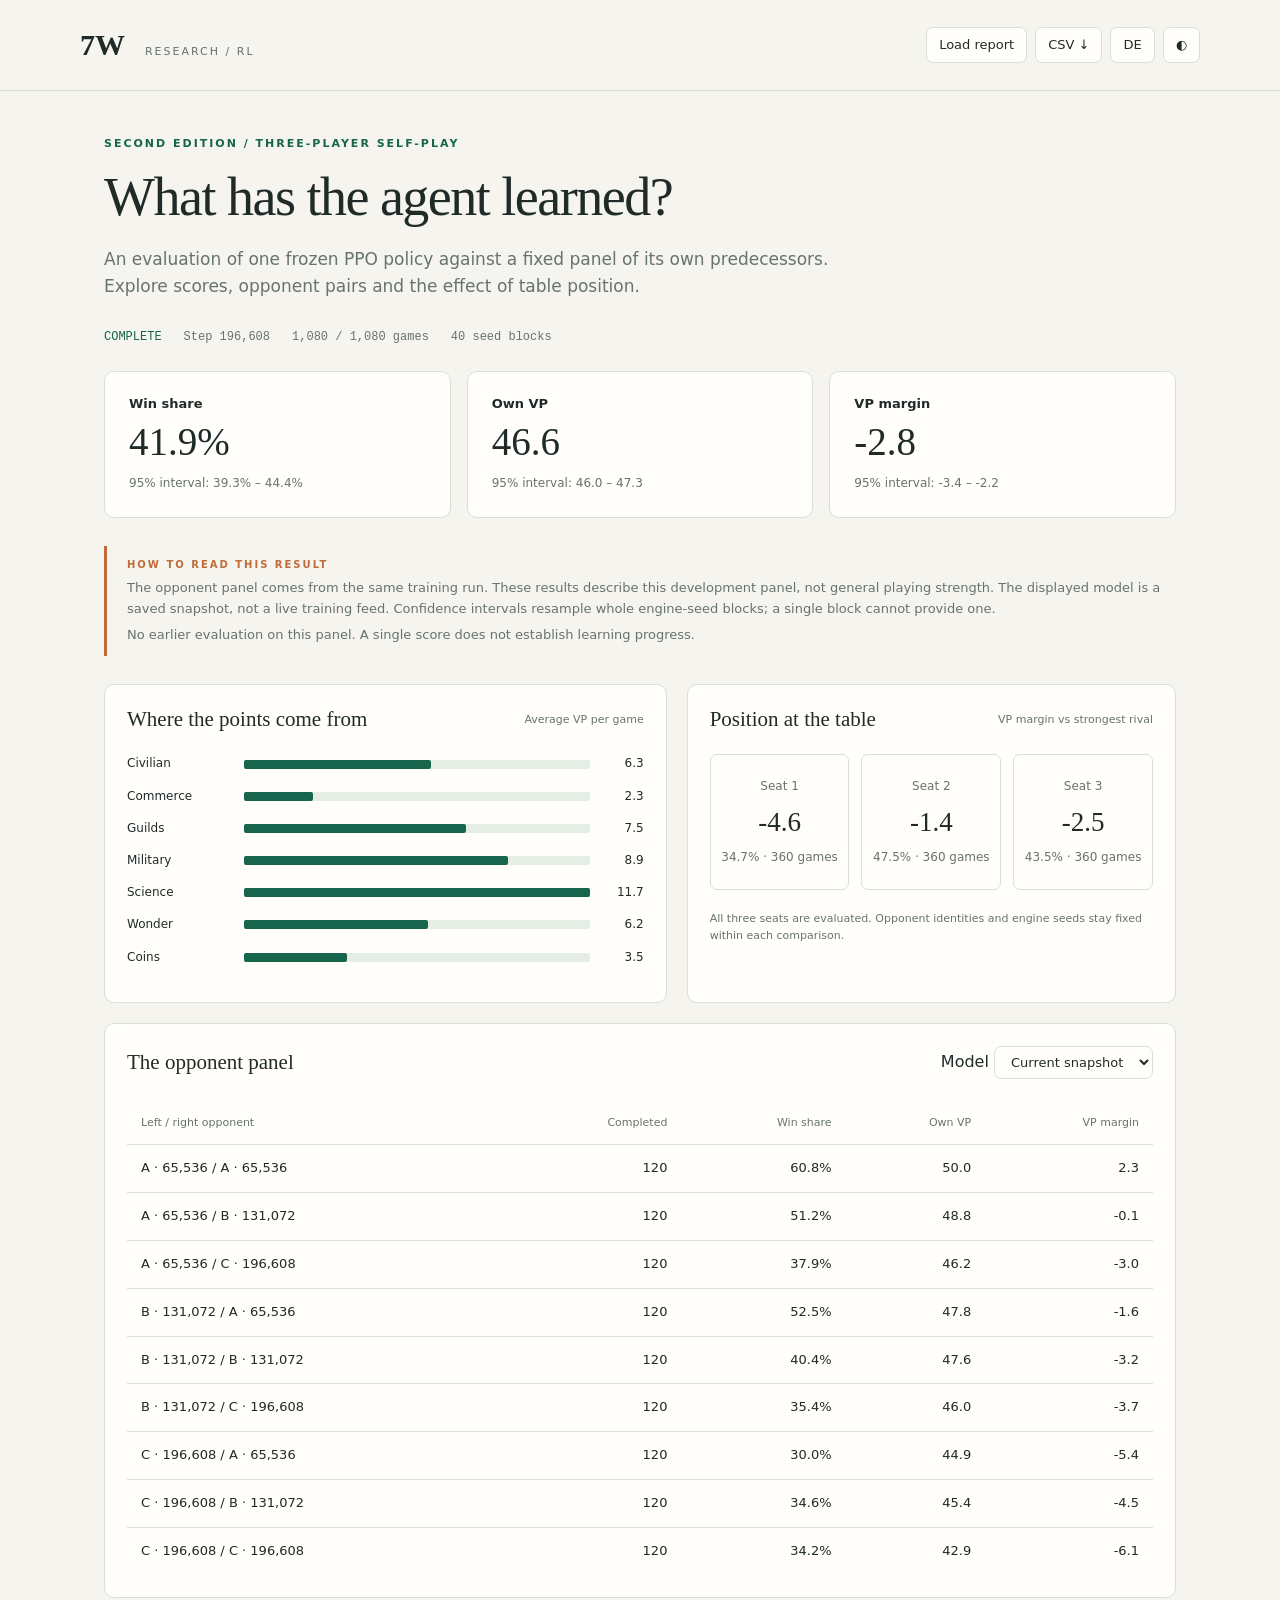
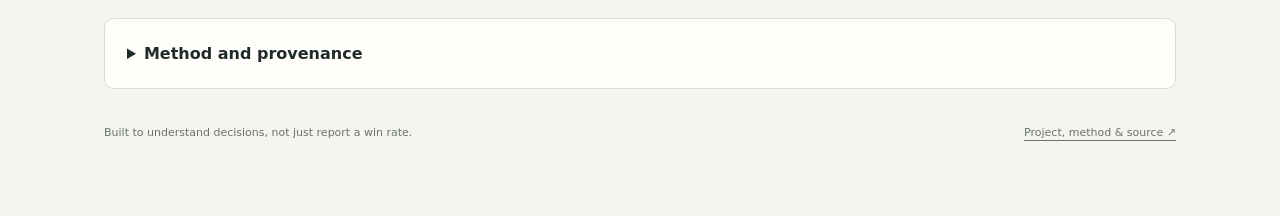
<file: demo/index.html>
<!doctype html>
<html lang="en">
<head>
  <meta charset="utf-8">
  <meta name="viewport" content="width=device-width,initial-scale=1">
  <meta name="description" content="A reproducible evaluation of a 7 Wonders reinforcement learning agent. Fixed opponents, rotated seats and uncertainty over independent seed blocks.">
  <title>Seven Wonders RL · Evaluation</title>
  <style>:root{color-scheme:light;--bg:#f5f4ef;--panel:#fffefa;--text:#202b29;--muted:#67736d;--line:#dcded5;--green:#17654d;--wash:#e5eee5;--accent:#bf6c3a}
:root[data-theme=dark]{color-scheme:dark;--bg:#131c19;--panel:#1c2722;--text:#ecede5;--muted:#abb8ac;--line:#35443b;--green:#9fcbb1;--wash:#263c30;--accent:#e7a474}
*{box-sizing:border-box}body{margin:0;background:var(--bg);color:var(--text);font:16px/1.6 system-ui,-apple-system,sans-serif}a{color:inherit;text-underline-offset:4px}button,select,.load{font:inherit;font-size:13px;color:var(--text);background:var(--panel);border:1px solid var(--line);border-radius:7px;padding:7px 12px;cursor:pointer}button:hover,.load:hover{border-color:var(--green)}:focus-visible{outline:3px solid var(--accent);outline-offset:3px}.topbar{border-bottom:1px solid var(--line);padding:21px max(24px,calc((100vw - 1120px)/2));display:flex;align-items:center;justify-content:space-between;gap:16px}.brand{font-family:Georgia,serif;font-size:30px;text-decoration:none;font-weight:bold;white-space:nowrap}.brand span{font:11px system-ui;letter-spacing:2px;margin-left:13px;color:var(--muted)}nav{display:flex;gap:8px;align-items:center}.load{position:relative;overflow:hidden}.load input{position:absolute;inset:0;opacity:0;width:100%;cursor:pointer}main{max-width:1120px;margin:auto;padding:44px 24px}.eyebrow{font-size:11px;letter-spacing:2px;font-weight:650;color:var(--green);margin:0 0 13px}h1{font:normal clamp(34px,5vw,54px)/1.15 Georgia,serif;letter-spacing:-1.5px;margin:0 0 18px}.intro{max-width:760px;color:var(--muted);font-size:17px}.runline{display:flex;flex-wrap:wrap;gap:12px 22px;font:12px ui-monospace,monospace;color:var(--muted);padding:13px 0 27px}.runline #status{color:var(--green)}.metrics{display:grid;grid-template-columns:repeat(3,1fr);gap:16px}.metric,.panel{border:1px solid var(--line);background:var(--panel);border-radius:10px}.metric{padding:22px 24px}.metric strong{font:normal 39px Georgia,serif;display:block;line-height:1.4}.metric span{font-size:12px;color:var(--muted)}.metric .label{font-size:13px;color:var(--text);font-weight:600}.context{border-left:3px solid var(--accent);margin:28px 0;padding:6px 0 6px 20px;font-size:13px;color:var(--muted)}.context p{margin:5px 0}.context .eyebrow{color:var(--accent);font-size:10px}.charts{display:grid;grid-template-columns:1.15fr 1fr;gap:20px}.panel{padding:22px;margin-bottom:20px;min-width:0}.panelhead{display:flex;align-items:center;justify-content:space-between;gap:16px;margin-bottom:22px;flex-wrap:wrap}h2{font:normal 21px Georgia,serif;margin:0}.panelhead>span,.caption{color:var(--muted);font-size:11px}.barrow{display:grid;grid-template-columns:105px 1fr 42px;align-items:center;gap:12px;font-size:12px;margin:13px 0}.track{height:9px;background:var(--wash);border-radius:2px}.fill{height:100%;background:var(--green);border-radius:2px}.barrow b{text-align:right;font-weight:500}.seatgrid{display:grid;grid-template-columns:repeat(3,1fr);gap:12px}.seat{padding:22px 8px;text-align:center;border:1px solid var(--line);border-radius:7px;font-size:12px;color:var(--muted)}.seat strong{display:block;font:normal 27px Georgia,serif;margin:10px 0;color:var(--text)}.caption{margin-top:20px}.tablewrap{overflow-x:auto}table{width:100%;border-collapse:collapse;font-size:13px;font-variant-numeric:tabular-nums}th,td{text-align:right;padding:13px 14px;border-bottom:1px solid var(--line);white-space:nowrap}th{font-weight:500;color:var(--muted);font-size:11px}th:first-child,td:first-child{text-align:left}tbody tr:last-child td{border-bottom:0}summary{cursor:pointer;font-weight:600}dl{font-size:12px;display:grid;grid-template-columns:130px 1fr;gap:9px}dt{color:var(--muted)}dd{margin:0;overflow-wrap:anywhere}details p{font-size:12px;color:var(--muted)}footer{display:flex;justify-content:space-between;gap:16px;font-size:11px;color:var(--muted);padding:15px 0 30px}#error{color:var(--accent)}@media(max-width:700px){main{padding-top:30px}.brand span{display:none}.charts{grid-template-columns:1fr}.metrics{gap:8px}.metric{padding:16px 10px}.metric strong{font-size:29px}.metric span{font-size:10px}.topbar{padding:15px 20px}.load{max-width:100px}footer{flex-direction:column}.barrow{grid-template-columns:100px 1fr 34px}}
</style>
</head>
<body>
  <header class="topbar">
    <a class="brand" href="https://github.com/martenkrohn/seven-wonders-rl">7W <span>RESEARCH / RL</span></a>
    <nav aria-label="Dashboard controls">
      <label class="load"><span data-i18n="load">Load report</span><input id="file" type="file" accept=".json,application/json"></label>
      <button id="csv" type="button">CSV ↓</button>
      <button id="language" type="button" aria-label="Switch language">DE</button>
      <button id="theme" type="button" aria-label="Toggle color theme">◐</button>
    </nav>
  </header>
  <main>
    <p class="eyebrow" data-i18n="eyebrow">SECOND EDITION / THREE-PLAYER SELF-PLAY</p>
    <h1 data-i18n="title">What has the agent learned?</h1>
    <p class="intro" data-i18n="intro">An evaluation of one frozen PPO policy against a fixed panel of its own predecessors. Explore scores, opponent pairs and the effect of table position.</p>
    <div class="runline"><span id="status"></span><span id="step"></span><span id="games"></span><span id="blocks"></span></div>
    <p id="error" role="alert" hidden></p>
    <section class="metrics" id="metrics" aria-label="Key evaluation results"></section>
    <section class="context">
      <p class="eyebrow" data-i18n="scopeTitle">HOW TO READ THIS RESULT</p>
      <p data-i18n="scope">The opponent panel comes from the same training run. These results describe this development panel, not general playing strength. The displayed model is a saved snapshot, not a live training feed. Confidence intervals resample whole engine-seed blocks; a single block cannot provide one.</p>
      <p id="comparison"></p>
    </section>
    <div class="charts">
      <section class="panel"><div class="panelhead"><h2 data-i18n="categories">Where the points come from</h2><span data-i18n="average">Average VP per game</span></div><div id="categories" class="bars"></div></section>
      <section class="panel"><div class="panelhead"><h2 data-i18n="seats">Position at the table</h2><span data-i18n="margin">VP margin vs strongest rival</span></div><div id="seats" class="seatgrid"></div><p class="caption" data-i18n="seatNote">All three seats are evaluated. Opponent identities and engine seeds stay fixed within each comparison.</p></section>
    </div>
    <section class="panel"><div class="panelhead"><h2 data-i18n="pairs">The opponent panel</h2><label><span data-i18n="model">Model</span> <select id="model"></select></label></div><div class="tablewrap"><table><thead><tr><th data-i18n="pair">Left / right opponent</th><th data-i18n="completed">Completed</th><th data-i18n="win">Win share</th><th data-i18n="points">Own VP</th><th data-i18n="marginShort">VP margin</th></tr></thead><tbody id="pairs"></tbody></table></div></section>
    <details class="panel"><summary data-i18n="provenance">Method and provenance</summary><dl id="provenance"></dl><p data-i18n="method">Win share splits ties equally. The reward is the final VP margin against the strongest rival. Failed games are retained and invalidate progress comparisons. The panel covers every ordered opponent pair and all three seats.</p></details>
    <footer><span data-i18n="footer">Built to understand decisions, not just report a win rate.</span><a href="https://github.com/martenkrohn/seven-wonders-rl" data-i18n="source">Project, method & source ↗</a></footer>
  </main>
  <script id="report-data" type="application/json">{"format": "decision-dashboard-v1", "evaluation": {"plan_id": "f2e7c7d64b3d9d4550e61085c2ffb51460567628fa812ea6837fa1ce0a4ca7d1", "candidate": {"step": 196608, "name": "checkpoint_196608.pt", "sha256": "b53f19ca52a29c5251dbf3ad1887779a69c6248d3cc593e1f28c4e1c6e635cdd"}, "previous": null, "blocks": 40, "references": [{"label": "A", "step": 65536, "sha256": "b91e0140d72254f42852113ff7009eb294ecb39aa7147566a96d7c3c448b4bd4", "file": "reference_0.pt"}, {"label": "B", "step": 131072, "sha256": "7e42e436660b9af956365149947d3c3b30d501bdc1437a63a91ee9bbe7a1f522", "file": "reference_1.pt"}, {"label": "C", "step": 196608, "sha256": "b53f19ca52a29c5251dbf3ad1887779a69c6248d3cc593e1f28c4e1c6e635cdd", "file": "reference_2.pt"}], "models": {"current": {"attempted": 1080, "completed": 1080, "failed": 0, "margin": -2.8027777777777776, "win_share": 0.41898148148148145, "own_points": 46.61018518518519, "valid": true, "ci95": {"margin": [-3.393680555555555, -2.1600462962962976], "win_share": [0.39258101851851845, 0.44445601851851846], "own_points": [45.97673611111111, 47.30743055555555]}, "by_pair": {"0,0": {"attempted": 120, "completed": 120, "failed": 0, "margin": 2.283333333333333, "win_share": 0.6083333333333333, "own_points": 50.03333333333333}, "0,1": {"attempted": 120, "completed": 120, "failed": 0, "margin": -0.06666666666666667, "win_share": 0.5125, "own_points": 48.775}, "0,2": {"attempted": 120, "completed": 120, "failed": 0, "margin": -2.9833333333333334, "win_share": 0.37916666666666665, "own_points": 46.166666666666664}, "1,0": {"attempted": 120, "completed": 120, "failed": 0, "margin": -1.55, "win_share": 0.525, "own_points": 47.825}, "1,1": {"attempted": 120, "completed": 120, "failed": 0, "margin": -3.175, "win_share": 0.4041666666666667, "own_points": 47.55833333333333}, "1,2": {"attempted": 120, "completed": 120, "failed": 0, "margin": -3.725, "win_share": 0.3541666666666667, "own_points": 46.025}, "2,0": {"attempted": 120, "completed": 120, "failed": 0, "margin": -5.4, "win_share": 0.3, "own_points": 44.85}, "2,1": {"attempted": 120, "completed": 120, "failed": 0, "margin": -4.491666666666666, "win_share": 0.3458333333333333, "own_points": 45.35}, "2,2": {"attempted": 120, "completed": 120, "failed": 0, "margin": -6.116666666666666, "win_share": 0.3416666666666667, "own_points": 42.90833333333333}}, "by_seat": {"0": {"attempted": 360, "completed": 360, "failed": 0, "margin": -4.586111111111111, "win_share": 0.3472222222222222, "own_points": 45.236111111111114}, "1": {"attempted": 360, "completed": 360, "failed": 0, "margin": -1.3694444444444445, "win_share": 0.475, "own_points": 47.71944444444444}, "2": {"attempted": 360, "completed": 360, "failed": 0, "margin": -2.452777777777778, "win_share": 0.43472222222222223, "own_points": 46.875}}, "by_wonder": {"0": {"attempted": 36, "completed": 36, "failed": 0, "margin": -7.5, "win_share": 0.19444444444444445, "own_points": 43.19444444444444}, "1": {"attempted": 54, "completed": 54, "failed": 0, "margin": -0.37037037037037035, "win_share": 0.48148148148148145, "own_points": 49.074074074074076}, "2": {"attempted": 72, "completed": 72, "failed": 0, "margin": -3.388888888888889, "win_share": 0.4305555555555556, "own_points": 47.333333333333336}, "3": {"attempted": 63, "completed": 63, "failed": 0, "margin": -2.888888888888889, "win_share": 0.38095238095238093, "own_points": 45.095238095238095}, "4": {"attempted": 63, "completed": 63, "failed": 0, "margin": -1.873015873015873, "win_share": 0.42063492063492064, "own_points": 47.76190476190476}, "5": {"attempted": 90, "completed": 90, "failed": 0, "margin": -8.444444444444445, "win_share": 0.2, "own_points": 43.644444444444446}, "6": {"attempted": 72, "completed": 72, "failed": 0, "margin": -3.2222222222222223, "win_share": 0.4652777777777778, "own_points": 46.5}, "7": {"attempted": 117, "completed": 117, "failed": 0, "margin": -3.769230769230769, "win_share": 0.3974358974358974, "own_points": 45.965811965811966}, "8": {"attempted": 72, "completed": 72, "failed": 0, "margin": 1.0694444444444444, "win_share": 0.5208333333333334, "own_points": 50.31944444444444}, "9": {"attempted": 72, "completed": 72, "failed": 0, "margin": -0.6111111111111112, "win_share": 0.5208333333333334, "own_points": 46.708333333333336}, "10": {"attempted": 99, "completed": 99, "failed": 0, "margin": 4.555555555555555, "win_share": 0.6717171717171717, "own_points": 50.62626262626262}, "11": {"attempted": 63, "completed": 63, "failed": 0, "margin": -4.904761904761905, "win_share": 0.2619047619047619, "own_points": 46.74603174603175}, "12": {"attempted": 135, "completed": 135, "failed": 0, "margin": -3.111111111111111, "win_share": 0.4666666666666667, "own_points": 45.82222222222222}, "13": {"attempted": 72, "completed": 72, "failed": 0, "margin": -7.152777777777778, "win_share": 0.2638888888888889, "own_points": 42.958333333333336}}, "categories": {"civilian": 6.333333333333333, "commercial": 2.325925925925926, "guild": 7.54074074074074, "military": 8.942592592592593, "scientific": 11.722222222222221, "total": 46.61018518518519, "wonder": 6.238888888888889, "coins": 3.5064814814814813}, "failure_reasons": []}}, "paired_change": null, "valid": true}, "provenance": {"ruleset": "bga-second-edition", "schema_hash": "587fc1976c72648add6bd71d9f29a9546ca935147a06b93ecae1ffe80e853595", "engine_commit": "a4f3186ee0ca634af57ca8919c92259620acb5e6", "source_summary_sha256": "23d750caceb182a8a3e6ec9079df15fbd8b81d45d8b71b593ad0e1fe2ffd4dab"}}</script>
  <script>/* All report content is inserted as text; loading JSON never executes HTML. */
'use strict';
const copy = {
 en:{load:'Load report',eyebrow:'SECOND EDITION / THREE-PLAYER SELF-PLAY',title:'What has the agent learned?',intro:'An evaluation of one frozen PPO policy against a fixed panel of its own predecessors. Explore scores, opponent pairs and the effect of table position.',scopeTitle:'HOW TO READ THIS RESULT',scope:'The opponent panel comes from the same training run. These results describe this development panel, not general playing strength. The displayed model is a saved snapshot, not a live training feed. Confidence intervals resample whole engine-seed blocks; a single block cannot provide one.',categories:'Where the points come from',average:'Average VP per game',seats:'Position at the table',margin:'VP margin vs strongest rival',seatNote:'All three seats are evaluated. Opponent identities and engine seeds stay fixed within each comparison.',pairs:'The opponent panel',model:'Model',pair:'Left / right opponent',completed:'Completed',win:'Win share',points:'Own VP',marginShort:'VP margin',provenance:'Method and provenance',method:'Win share splits ties equally. The reward is the final VP margin against the strongest rival. Failed games are retained and invalidate progress comparisons. The panel covers every ordered opponent pair and all three seats.',footer:'Built to understand decisions, not just report a win rate.',source:'Project, method & source ↗',current:'Current snapshot',previous:'Previous evaluation',complete:'COMPLETE',incomplete:'INCOMPLETE',step:'Step',games:'games',blocks:'seed blocks',ci:'95% interval',noCI:'Interval unavailable',noComparison:'No earlier evaluation on this panel. A single score does not establish learning progress.',change:'Paired change in VP margin',seat:'Seat',plan:'Panel',engine:'Engine',schema:'Schema',ruleset:'Ruleset',hash:'Summary SHA256',error:'Cannot load this file. Select a Decision summary.json or a dashboard snapshot.json.',scientific:'Science',military:'Military',civilian:'Civilian',commercial:'Commerce',guild:'Guilds',wonder:'Wonder',coins:'Coins'},
 de:{load:'Bericht laden',eyebrow:'ZWEITE EDITION / SELF-PLAY MIT DREI SPIELERN',title:'Was hat der Agent gelernt?',intro:'Eine eingefrorene PPO-Policy spielt gegen ein festes Panel eigener Vorgänger. Erkunde Punkte, Gegnerpaare und den Einfluss der Sitzposition.',scopeTitle:'EINORDNUNG DES ERGEBNISSES',scope:'Die Gegner stammen aus demselben Trainingslauf. Die Ergebnisse gelten für dieses Entwicklungspanel und belegen keine allgemeine Spielstärke. Gezeigt wird ein gespeicherter Modellstand, kein Live-Training. Konfidenzintervalle resampeln ganze Engine-Seed-Blöcke; ein einzelner Block reicht dafür nicht.',categories:'Woher die Punkte kommen',average:'Mittlere Punkte pro Partie',seats:'Position am Tisch',margin:'Punkteabstand zum stärksten Gegner',seatNote:'Alle drei Sitze werden geprüft. Gegneridentitäten und Engine-Seeds bleiben innerhalb eines Vergleichs gleich.',pairs:'Das Gegnerpanel',model:'Modell',pair:'Gegner links / rechts',completed:'Abgeschlossen',win:'Sieganteil',points:'Eigene Punkte',marginShort:'Punkteabstand',provenance:'Methode und Herkunft',method:'Gleichstände teilen den Sieganteil. Der Reward ist der abschließende Punkteabstand zum stärksten Gegner. Fehlgeschlagene Spiele bleiben sichtbar und verhindern einen gültigen Fortschrittsvergleich. Das Panel prüft jedes geordnete Gegnerpaar auf allen drei Sitzen.',footer:'Entscheidungen verstehen, statt nur eine Siegquote zu melden.',source:'Projekt, Methode & Quellcode ↗',current:'Aktueller Modellstand',previous:'Vorherige Evaluation',complete:'VOLLSTÄNDIG',incomplete:'UNVOLLSTÄNDIG',step:'Schritt',games:'Partien',blocks:'Seed-Blöcke',ci:'95%-Intervall',noCI:'Intervall nicht verfügbar',noComparison:'Keine frühere Evaluation auf diesem Panel. Eine einzelne Punktzahl belegt noch keinen Lernfortschritt.',change:'Gepaarte Änderung im Punkteabstand',seat:'Sitz',plan:'Panel',engine:'Engine',schema:'Schema',ruleset:'Regelstand',hash:'SHA256 des Berichts',error:'Datei kann nicht geladen werden. Bitte eine Decision summary.json oder Dashboard-snapshot.json wählen.',scientific:'Wissenschaft',military:'Militär',civilian:'Zivilbauten',commercial:'Handel',guild:'Gilden',wonder:'Wunder',coins:'Münzen'}
};
function stored(key,fallback){try{return localStorage.getItem(key)||fallback;}catch{return fallback;}}
function save(key,value){try{localStorage.setItem(key,value);}catch{}}
let lang=stored('7w-language','en');if(!copy[lang])lang='en';
let data=JSON.parse(document.getElementById('report-data').textContent);
let selected='current';
const el=id=>document.getElementById(id);
const t=key=>copy[lang][key]||key;
const fmt=(n,d=1)=>typeof n==='number'&&Number.isFinite(n)?n.toLocaleString(lang,{minimumFractionDigits:d,maximumFractionDigits:d}):'—';
const pct=n=>typeof n==='number'?fmt(n*100)+'%':'—';
function node(tag,text,className){const n=document.createElement(tag);if(text!==undefined)n.textContent=text;if(className)n.className=className;return n;}
function ci(bounds,percent=false){return Array.isArray(bounds)?`${t('ci')}: ${percent?pct(bounds[0]):fmt(bounds[0])} – ${percent?pct(bounds[1]):fmt(bounds[1])}`:t('noCI');}
function normalize(value){
 const report=value.format==='decision-dashboard-v1'?value:{format:'decision-dashboard-v1',evaluation:value,provenance:{}};
 const e=report.evaluation;
 if(!e||!e.models||!e.models.current||!e.candidate||typeof e.candidate.step!=='number'||typeof e.valid!=='boolean'||typeof e.plan_id!=='string')throw Error('Invalid report');
 for(const m of Object.values(e.models)){
  if(!m||typeof m.completed!=='number'||typeof m.attempted!=='number'||!m.by_pair||!m.by_seat||!m.categories)throw Error('Invalid model');
 }
 return report;
}
function render(){
 const e=data.evaluation;const m=e.models[selected]||e.models.current;
 document.documentElement.lang=lang;
 document.querySelectorAll('[data-i18n]').forEach(n=>n.textContent=t(n.dataset.i18n));
 el('language').textContent=lang==='en'?'DE':'EN';
 el('status').textContent=t(e.valid?'complete':'incomplete');
 el('step').textContent=`${t('step')} ${fmt((selected==='previous'?e.previous:e.candidate)?.step,0)}`;
 el('games').textContent=`${fmt(m.completed,0)} / ${fmt(m.attempted,0)} ${t('games')}`;
 el('blocks').textContent=`${fmt(e.blocks,0)} ${t('blocks')}`;
 el('metrics').replaceChildren();
 for(const [key,label,percent] of [['win_share','win',true],['own_points','points',false],['margin','marginShort',false]]){
  const card=node('article',undefined,'metric');card.append(node('div',t(label),'label'),node('strong',percent?pct(m[key]):fmt(m[key])),node('span',ci(m.ci95?.[key],percent)));el('metrics').append(card);
 }
 const change=e.paired_change?.margin;
 el('comparison').textContent=change?`${t('change')}: ${fmt(change.change)} (${ci(change.ci95)}).`:t('noComparison');
 const select=el('model');select.replaceChildren();
 for(const name of Object.keys(e.models)){const option=node('option',t(name));option.value=name;option.selected=name===selected;select.append(option);}
 el('categories').replaceChildren();
 const categories=Object.entries(m.categories).filter(([key])=>key!=='total');
 const max=Math.max(1,...categories.map(([,value])=>value));
 for(const [key,value] of categories){
  const row=node('div',undefined,'barrow'),track=node('div',undefined,'track'),fill=node('div',undefined,'fill');
  fill.style.width=`${Math.max(0,Math.min(100,value/max*100))}%`;track.append(fill);row.append(node('span',t(key)),track,node('b',fmt(value)));el('categories').append(row);
 }
 el('seats').replaceChildren();
 for(const [seat,row] of Object.entries(m.by_seat)){
  const card=node('article',undefined,'seat');card.append(node('span',`${t('seat')} ${Number(seat)+1}`),node('strong',fmt(row.margin)),node('span',`${pct(row.win_share)} · ${fmt(row.completed,0)} ${t('games')}`));el('seats').append(card);
 }
 el('pairs').replaceChildren();
 const ref=index=>{const r=e.references?.[index];return r?`${r.label||Number(index)+1} · ${fmt(r.step,0)}`:index;};
 for(const [pair,row] of Object.entries(m.by_pair)){
  const tr=node('tr');const [left,right]=pair.split(',');
  for(const value of [`${ref(left)} / ${ref(right)}`,fmt(row.completed,0),pct(row.win_share),fmt(row.own_points),fmt(row.margin)])tr.append(node('td',value));el('pairs').append(tr);
 }
 el('provenance').replaceChildren();
 for(const [label,value] of [['ruleset',data.provenance?.ruleset],['plan',e.plan_id],['engine',data.provenance?.engine_commit],['schema',data.provenance?.schema_hash],['hash',data.provenance?.source_summary_sha256]])el('provenance').append(node('dt',t(label)),node('dd',value||'—'));
}
el('model').addEventListener('change',event=>{selected=event.target.value;render();});
el('language').addEventListener('click',()=>{lang=lang==='en'?'de':'en';save('7w-language',lang);render();});
document.documentElement.dataset.theme=stored('7w-theme',matchMedia('(prefers-color-scheme: dark)').matches?'dark':'light');
el('theme').addEventListener('click',()=>{const theme=document.documentElement.dataset.theme==='dark'?'light':'dark';document.documentElement.dataset.theme=theme;save('7w-theme',theme);});
el('file').addEventListener('change',async event=>{
 try{const file=event.target.files[0];if(!file)return;if(file.size>10000000)throw Error('File too large');const next=normalize(JSON.parse(await file.text()));data=next;selected='current';render();el('error').hidden=true;}
 catch{el('error').textContent=t('error');el('error').hidden=false;}
});
el('csv').addEventListener('click',()=>{
 const e=data.evaluation,m=e.models[selected];
 const rows=[['model','pair','completed','attempted','win_share','own_points','margin'],...Object.entries(m.by_pair).map(([pair,r])=>[selected,pair,r.completed,r.attempted,r.win_share,r.own_points,r.margin])];
 const csv=rows.map(row=>row.map(value=>'"'+String(value??'').replaceAll('"','""')+'"').join(',')).join('\r\n');
 const url=URL.createObjectURL(new Blob([csv],{type:'text/csv;charset=utf-8'})),a=node('a');a.href=url;a.download='seven-wonders-evaluation.csv';a.click();setTimeout(()=>URL.revokeObjectURL(url),1000);
});
data=normalize(data);render();
</script>
</body>
</html>
</file>
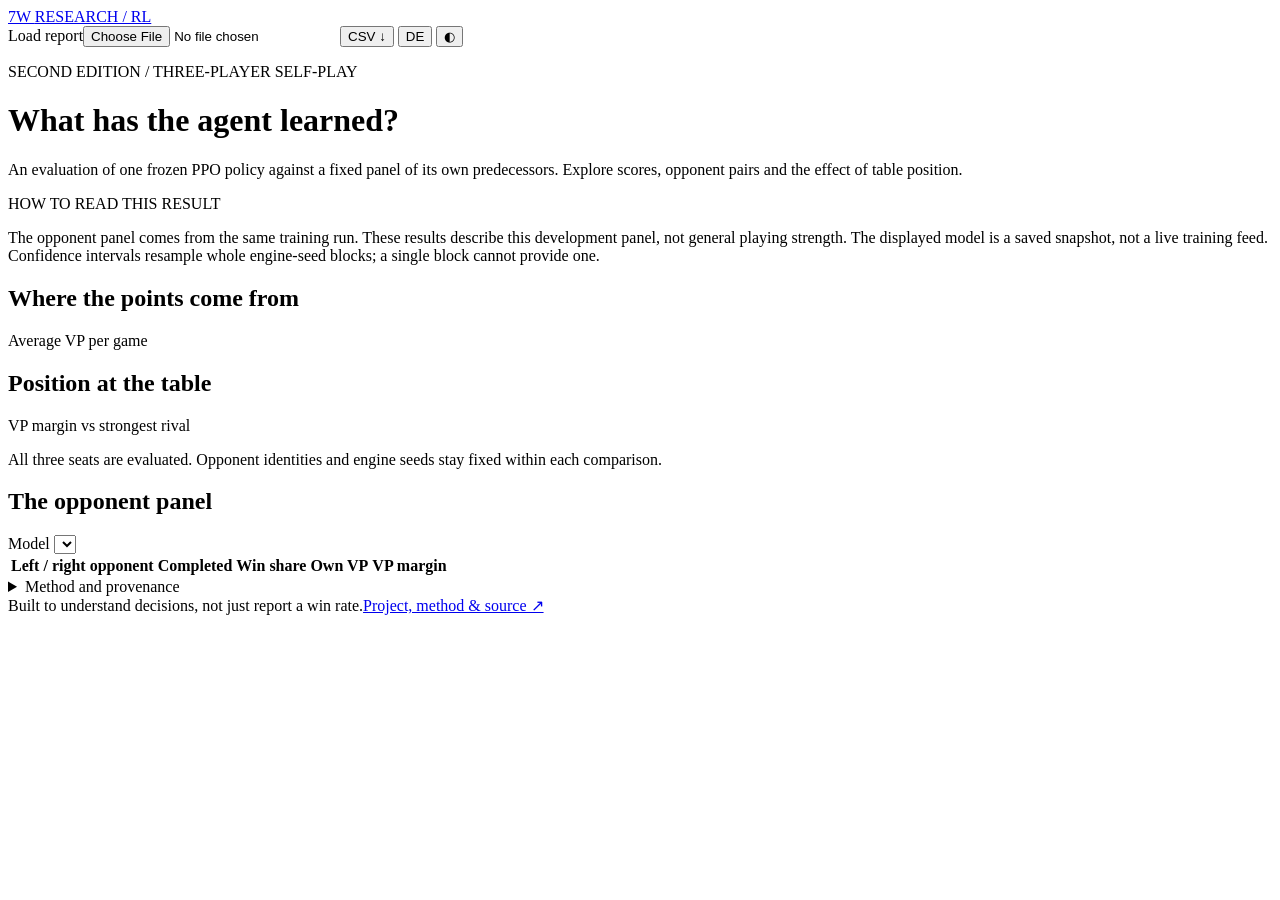
<file: python/src/sevenwonders_rl/evaluation/assets/dashboard.html>
<!doctype html>
<html lang="en">
<head>
  <meta charset="utf-8">
  <meta name="viewport" content="width=device-width,initial-scale=1">
  <meta name="description" content="A reproducible evaluation of a 7 Wonders reinforcement learning agent. Fixed opponents, rotated seats and uncertainty over independent seed blocks.">
  <title>Seven Wonders RL · Evaluation</title>
  <style>/* DASHBOARD_CSS */</style>
</head>
<body>
  <header class="topbar">
    <a class="brand" href="https://github.com/martenkrohn/seven-wonders-rl">7W <span>RESEARCH / RL</span></a>
    <nav aria-label="Dashboard controls">
      <label class="load"><span data-i18n="load">Load report</span><input id="file" type="file" accept=".json,application/json"></label>
      <button id="csv" type="button">CSV ↓</button>
      <button id="language" type="button" aria-label="Switch language">DE</button>
      <button id="theme" type="button" aria-label="Toggle color theme">◐</button>
    </nav>
  </header>
  <main>
    <p class="eyebrow" data-i18n="eyebrow">SECOND EDITION / THREE-PLAYER SELF-PLAY</p>
    <h1 data-i18n="title">What has the agent learned?</h1>
    <p class="intro" data-i18n="intro">An evaluation of one frozen PPO policy against a fixed panel of its own predecessors. Explore scores, opponent pairs and the effect of table position.</p>
    <div class="runline"><span id="status"></span><span id="step"></span><span id="games"></span><span id="blocks"></span></div>
    <p id="error" role="alert" hidden></p>
    <section class="metrics" id="metrics" aria-label="Key evaluation results"></section>
    <section class="context">
      <p class="eyebrow" data-i18n="scopeTitle">HOW TO READ THIS RESULT</p>
      <p data-i18n="scope">The opponent panel comes from the same training run. These results describe this development panel, not general playing strength. The displayed model is a saved snapshot, not a live training feed. Confidence intervals resample whole engine-seed blocks; a single block cannot provide one.</p>
      <p id="comparison"></p>
    </section>
    <div class="charts">
      <section class="panel"><div class="panelhead"><h2 data-i18n="categories">Where the points come from</h2><span data-i18n="average">Average VP per game</span></div><div id="categories" class="bars"></div></section>
      <section class="panel"><div class="panelhead"><h2 data-i18n="seats">Position at the table</h2><span data-i18n="margin">VP margin vs strongest rival</span></div><div id="seats" class="seatgrid"></div><p class="caption" data-i18n="seatNote">All three seats are evaluated. Opponent identities and engine seeds stay fixed within each comparison.</p></section>
    </div>
    <section class="panel"><div class="panelhead"><h2 data-i18n="pairs">The opponent panel</h2><label><span data-i18n="model">Model</span> <select id="model"></select></label></div><div class="tablewrap"><table><thead><tr><th data-i18n="pair">Left / right opponent</th><th data-i18n="completed">Completed</th><th data-i18n="win">Win share</th><th data-i18n="points">Own VP</th><th data-i18n="marginShort">VP margin</th></tr></thead><tbody id="pairs"></tbody></table></div></section>
    <details class="panel"><summary data-i18n="provenance">Method and provenance</summary><dl id="provenance"></dl><p data-i18n="method">Win share splits ties equally. The reward is the final VP margin against the strongest rival. Failed games are retained and invalidate progress comparisons. The panel covers every ordered opponent pair and all three seats.</p></details>
    <footer><span data-i18n="footer">Built to understand decisions, not just report a win rate.</span><a href="https://github.com/martenkrohn/seven-wonders-rl" data-i18n="source">Project, method & source ↗</a></footer>
  </main>
  <script id="report-data" type="application/json">DASHBOARD_DATA</script>
  <script>/* DASHBOARD_JS */</script>
</body>
</html>
</file>
